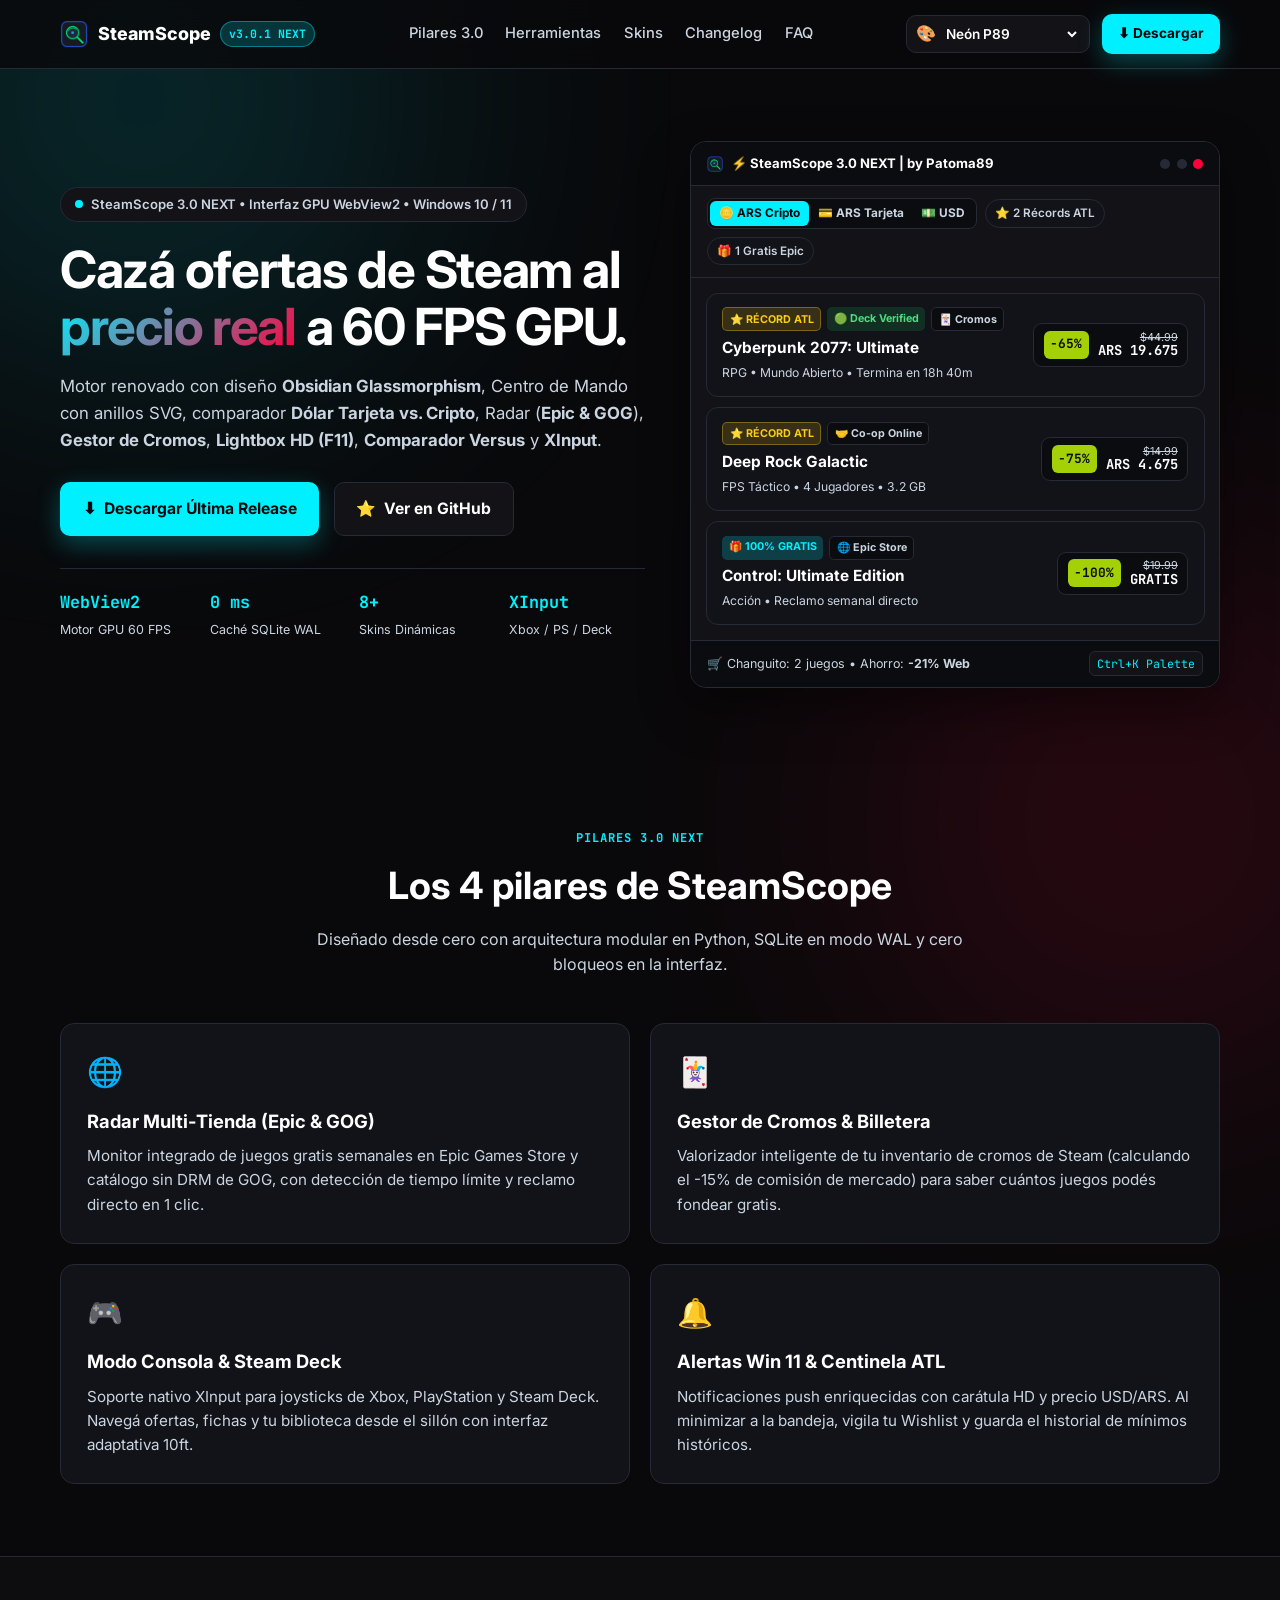
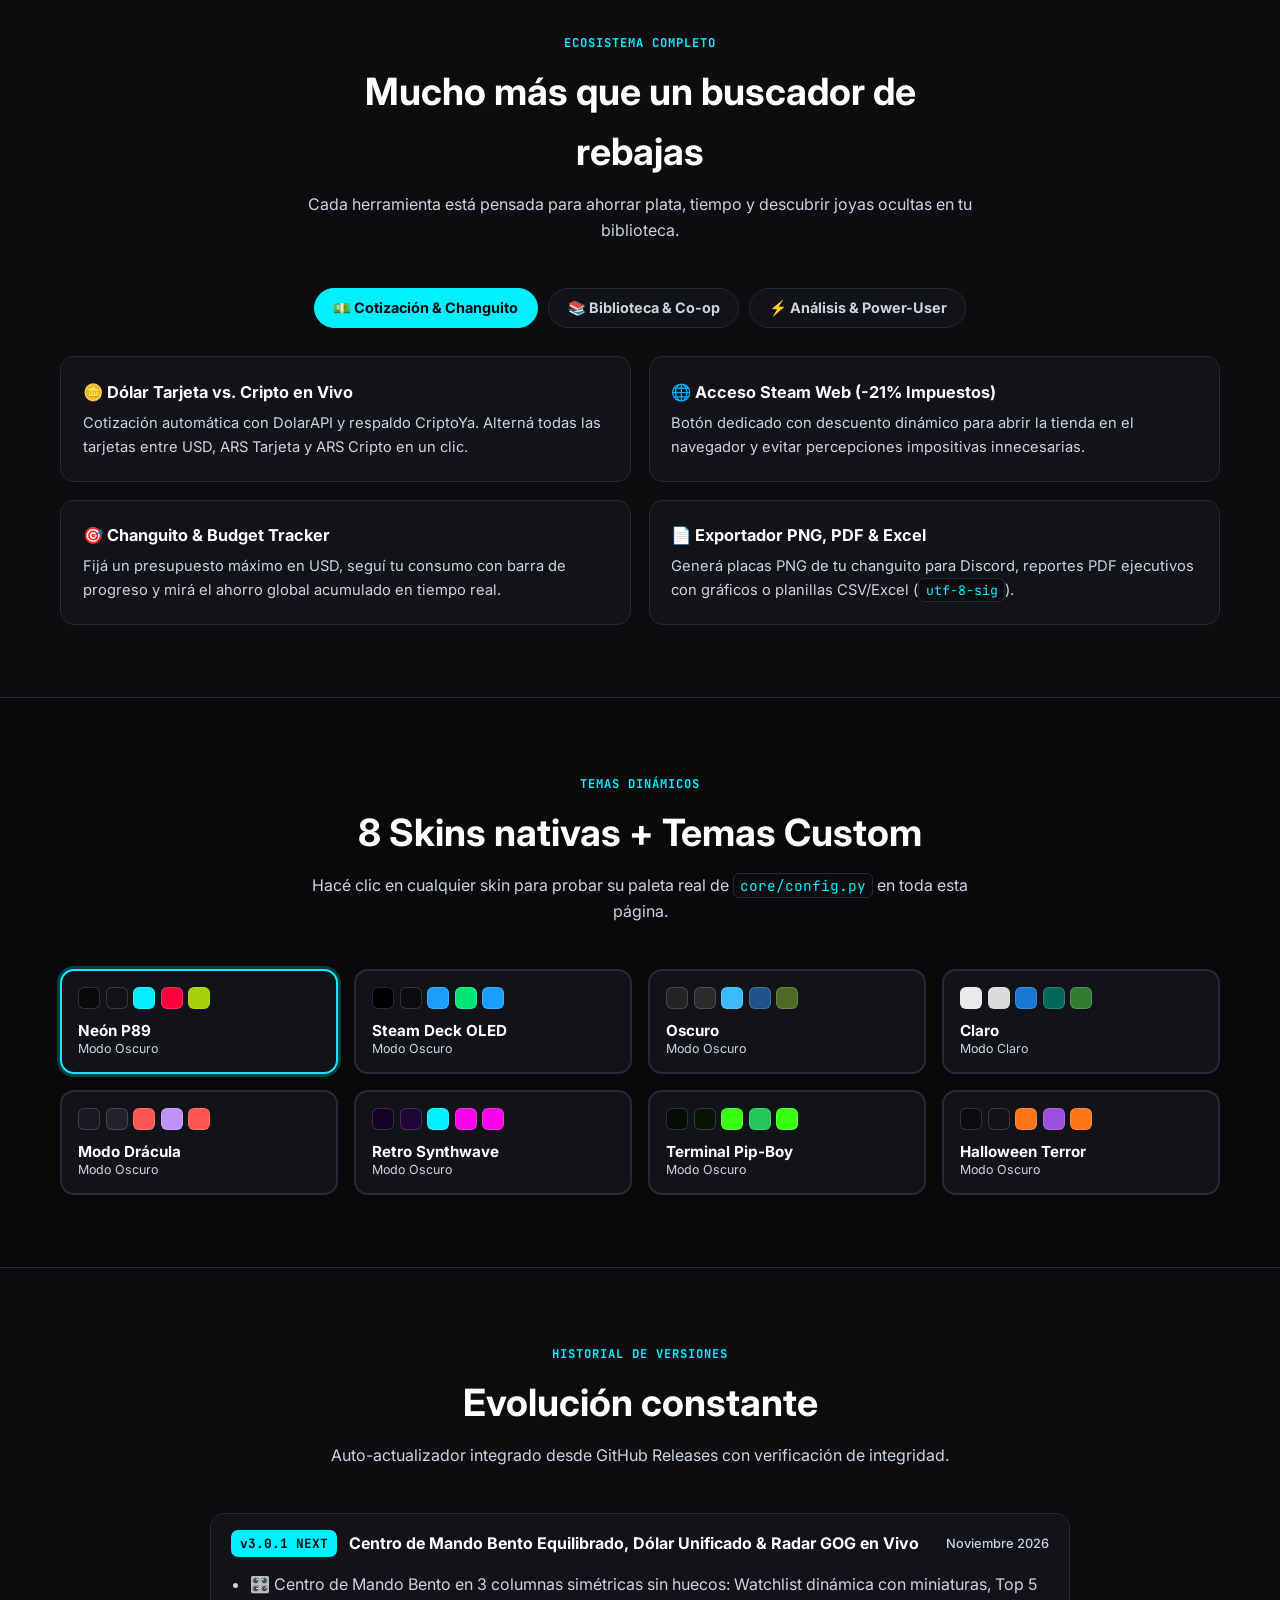
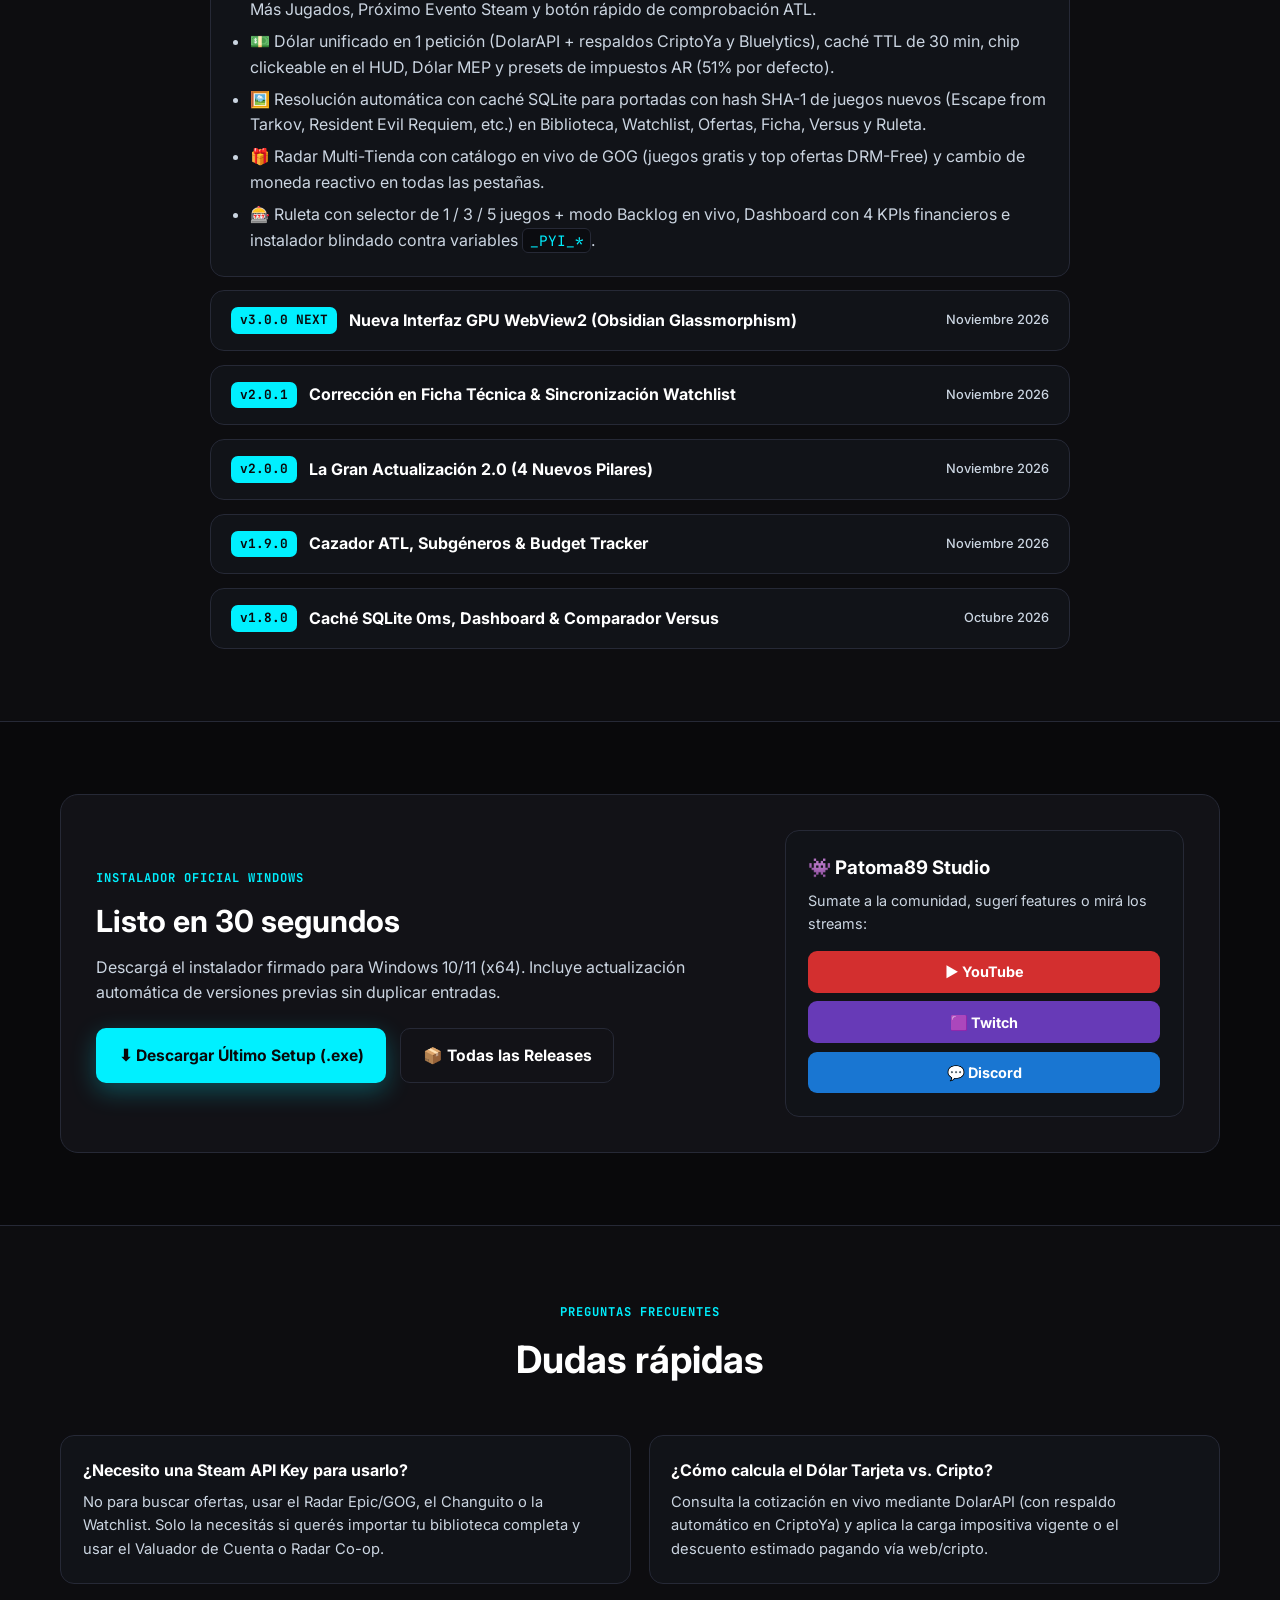
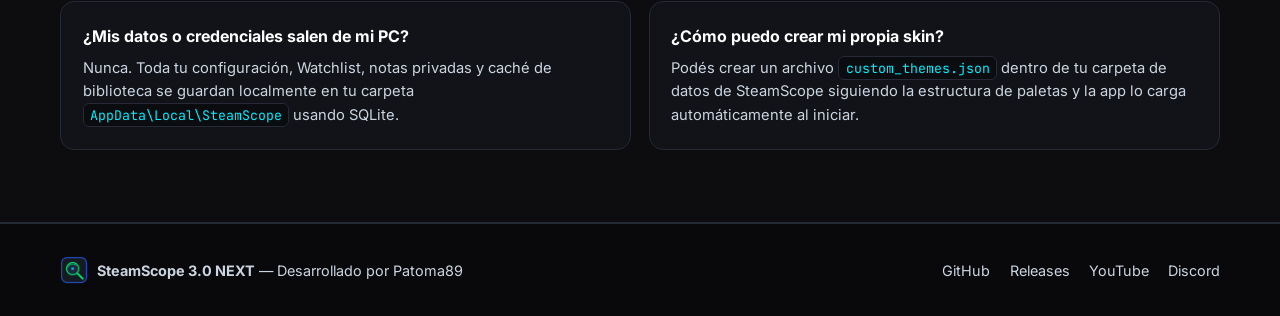
<file: docs/index.html>
<!DOCTYPE html>
<html lang="es" data-skin="Neón P89">
<head>
  <meta charset="UTF-8" />
  <meta name="viewport" content="width=device-width, initial-scale=1.0" />
  <title>SteamScope 3.0 NEXT — Monitor Pro GPU de Ofertas Steam, Epic &amp; GOG | by Patoma89</title>
  <meta name="description" content="Nueva interfaz GPU WebView2 Obsidian Glassmorphism. Cazá ofertas de Steam al precio real en USD y ARS (Tarjeta vs. Cripto), Radar Epic &amp; GOG, Gestor de Cromos, Modo Consola XInput y alertas ATL." />
  <meta property="og:title" content="SteamScope 3.0 NEXT — Monitor Pro GPU de Ofertas Steam" />
  <meta property="og:description" content="Interfaz GPU Edge WebView2 con Centro de Mando, Dólar Tarjeta vs. Cripto en vivo, Radar Epic &amp; GOG, Cromos, XInput y alertas ATL." />
  <meta property="og:type" content="website" />
  <meta property="og:url" content="https://patoma89.github.io/SteamScope/" />
  <link rel="icon" type="image/x-icon" href="assets/favicon.ico" />
  <link rel="preconnect" href="https://fonts.googleapis.com" />
  <link rel="preconnect" href="https://fonts.gstatic.com" crossorigin />
  <link href="https://fonts.googleapis.com/css2?family=Inter:wght@400;500;600;700;800&family=JetBrains+Mono:wght@500;700&display=swap" rel="stylesheet" />
  <link rel="stylesheet" href="styles.css" />
</head>
<body>
  <!-- Ambient background glow -->
  <div class="bg-glow bg-glow-1" aria-hidden="true"></div>
  <div class="bg-glow bg-glow-2" aria-hidden="true"></div>

  <!-- Navbar -->
  <header class="navbar">
    <div class="container nav-inner">
      <a href="#top" class="brand">
        <img src="assets/favicon.ico" alt="SteamScope Logo" class="brand-icon" />
        <span class="brand-name">SteamScope</span>
        <span class="version-pill">v3.0.1 NEXT</span>
      </a>

      <nav class="nav-links" aria-label="Navegación principal">
        <a href="#pilares">Pilares 3.0</a>
        <a href="#suite">Herramientas</a>
        <a href="#skins">Skins</a>
        <a href="#changelog">Changelog</a>
        <a href="#faq">FAQ</a>
      </nav>

      <div class="nav-actions">
        <label class="skin-select-wrap" title="Cambiar skin de SteamScope en vivo">
          <span class="skin-select-label">🎨</span>
          <select id="nav-skin-select" aria-label="Seleccionar skin">
            <option value="Neón P89">Neón P89</option>
            <option value="Steam Deck OLED">Steam Deck OLED</option>
            <option value="Oscuro">Oscuro</option>
            <option value="Claro">Claro</option>
            <option value="Modo Drácula">Modo Drácula</option>
            <option value="Retro Synthwave">Retro Synthwave</option>
            <option value="Terminal Pip-Boy">Terminal Pip-Boy</option>
            <option value="Halloween Terror">Halloween Terror</option>
          </select>
        </label>
        <a href="https://github.com/Patoma89/SteamScope/releases/latest" target="_blank" rel="noopener noreferrer" class="btn btn-primary btn-sm">
          ⬇ Descargar
        </a>
      </div>
    </div>
  </header>

  <main id="top">
    <!-- Hero Section -->
    <section class="hero">
      <div class="container hero-grid">
        <div class="hero-copy">
          <div class="hero-badge">
            <span class="pulse-dot"></span>
            <span>SteamScope 3.0 NEXT • Interfaz GPU WebView2 • Windows 10 / 11</span>
          </div>
          <h1>
            Cazá ofertas de Steam al <span class="text-gradient">precio real</span> a 60 FPS GPU.
          </h1>
          <p class="hero-subtitle">
            Motor renovado con diseño <strong>Obsidian Glassmorphism</strong>, Centro de Mando con anillos SVG,
            comparador <strong>Dólar Tarjeta vs. Cripto</strong>, Radar (<strong>Epic &amp; GOG</strong>),
            <strong>Gestor de Cromos</strong>, <strong>Lightbox HD (F11)</strong>, <strong>Comparador Versus</strong> y <strong>XInput</strong>.
          </p>

          <div class="hero-cta">
            <a href="https://github.com/Patoma89/SteamScope/releases/latest" target="_blank" rel="noopener noreferrer" class="btn btn-primary btn-lg">
              <span>⬇</span> Descargar Última Release
            </a>
            <a href="https://github.com/Patoma89/SteamScope" target="_blank" rel="noopener noreferrer" class="btn btn-secondary btn-lg">
              <span>⭐</span> Ver en GitHub
            </a>
          </div>

          <div class="hero-specs">
            <div class="spec-item"><strong>WebView2</strong><span>Motor GPU 60 FPS</span></div>
            <div class="spec-item"><strong>0 ms</strong><span>Caché SQLite WAL</span></div>
            <div class="spec-item"><strong>8+</strong><span>Skins Dinámicas</span></div>
            <div class="spec-item"><strong>XInput</strong><span>Xbox / PS / Deck</span></div>
          </div>
        </div>

        <!-- Interactive App Preview Mockup -->
        <div class="hero-mockup" aria-label="Vista previa interactiva de SteamScope">
          <div class="mockup-window">
            <div class="mockup-titlebar">
              <div class="mockup-title">
                <img src="assets/favicon.ico" alt="" class="mockup-mini-icon" />
                <span>⚡ SteamScope 3.0 NEXT | by Patoma89</span>
              </div>
              <div class="mockup-controls">
                <span class="dot"></span><span class="dot"></span><span class="dot dot-close"></span>
              </div>
            </div>

            <div class="mockup-toolbar">
              <div class="currency-toggle" role="group" aria-label="Selector de moneda en vista previa">
                <button type="button" class="curr-btn active" data-curr="cripto">🪙 ARS Cripto</button>
                <button type="button" class="curr-btn" data-curr="tarjeta">💳 ARS Tarjeta</button>
                <button type="button" class="curr-btn" data-curr="usd">💵 USD</button>
              </div>
              <span class="mockup-kpi-pill">⭐ 2 Récords ATL</span>
              <span class="mockup-kpi-pill">🎁 1 Gratis Epic</span>
            </div>

            <div class="mockup-cards">
              <!-- Card 1 -->
              <article class="deal-card">
                <div class="deal-main">
                  <div class="deal-badges">
                    <span class="badge-atl">⭐ RÉCORD ATL</span>
                    <span class="badge-deck">🟢 Deck Verified</span>
                    <span class="badge-cards">🃏 Cromos</span>
                  </div>
                  <h3>Cyberpunk 2077: Ultimate</h3>
                  <p class="deal-meta">RPG • Mundo Abierto • Termina en 18h 40m</p>
                </div>
                <div class="deal-price-box">
                  <span class="discount-badge">-65%</span>
                  <div class="price-stack">
                    <span class="price-old" data-usd="$44.99" data-tarjeta="ARS 71.984" data-cripto="ARS 56.237">$44.99</span>
                    <strong class="price-now" data-usd="$15.74" data-tarjeta="ARS 25.184" data-cripto="ARS 19.675">ARS 19.675</strong>
                  </div>
                </div>
              </article>

              <!-- Card 2 -->
              <article class="deal-card">
                <div class="deal-main">
                  <div class="deal-badges">
                    <span class="badge-atl">⭐ RÉCORD ATL</span>
                    <span class="badge-coop">🤝 Co-op Online</span>
                  </div>
                  <h3>Deep Rock Galactic</h3>
                  <p class="deal-meta">FPS Táctico • 4 Jugadores • 3.2 GB</p>
                </div>
                <div class="deal-price-box">
                  <span class="discount-badge">-75%</span>
                  <div class="price-stack">
                    <span class="price-old" data-usd="$14.99" data-tarjeta="ARS 23.984" data-cripto="ARS 18.737">$14.99</span>
                    <strong class="price-now" data-usd="$3.74" data-tarjeta="ARS 5.984" data-cripto="ARS 4.675">ARS 4.675</strong>
                  </div>
                </div>
              </article>

              <!-- Card 3 -->
              <article class="deal-card">
                <div class="deal-main">
                  <div class="deal-badges">
                    <span class="badge-free">🎁 100% GRATIS</span>
                    <span class="badge-store">🌐 Epic Store</span>
                  </div>
                  <h3>Control: Ultimate Edition</h3>
                  <p class="deal-meta">Acción • Reclamo semanal directo</p>
                </div>
                <div class="deal-price-box">
                  <span class="discount-badge discount-free">-100%</span>
                  <div class="price-stack">
                    <span class="price-old" data-usd="$19.99" data-tarjeta="ARS 31.984" data-cripto="ARS 24.987">$19.99</span>
                    <strong class="price-now">GRATIS</strong>
                  </div>
                </div>
              </article>
            </div>

            <div class="mockup-statusbar">
              <span>🛒 Changuito: 2 juegos • Ahorro: <strong>-21% Web</strong></span>
              <span class="kbd-hint">Ctrl+K Palette</span>
            </div>
          </div>
        </div>
      </div>
    </section>

    <!-- 4 Pilares 3.0 -->
    <section id="pilares" class="section">
      <div class="container">
        <div class="section-header">
          <span class="section-eyebrow">PILARES 3.0 NEXT</span>
          <h2>Los 4 pilares de SteamScope</h2>
          <p>Diseñado desde cero con arquitectura modular en Python, SQLite en modo WAL y cero bloqueos en la interfaz.</p>
        </div>

        <div class="bento-grid">
          <article class="bento-card">
            <div class="bento-icon">🌐</div>
            <h3>Radar Multi-Tienda (Epic &amp; GOG)</h3>
            <p>Monitor integrado de juegos gratis semanales en Epic Games Store y catálogo sin DRM de GOG, con detección de tiempo límite y reclamo directo en 1 clic.</p>
          </article>

          <article class="bento-card">
            <div class="bento-icon">🃏</div>
            <h3>Gestor de Cromos &amp; Billetera</h3>
            <p>Valorizador inteligente de tu inventario de cromos de Steam (calculando el -15% de comisión de mercado) para saber cuántos juegos podés fondear gratis.</p>
          </article>

          <article class="bento-card">
            <div class="bento-icon">🎮</div>
            <h3>Modo Consola &amp; Steam Deck</h3>
            <p>Soporte nativo XInput para joysticks de Xbox, PlayStation y Steam Deck. Navegá ofertas, fichas y tu biblioteca desde el sillón con interfaz adaptativa 10ft.</p>
          </article>

          <article class="bento-card">
            <div class="bento-icon">🔔</div>
            <h3>Alertas Win 11 &amp; Centinela ATL</h3>
            <p>Notificaciones push enriquecidas con carátula HD y precio USD/ARS. Al minimizar a la bandeja, vigila tu Wishlist y guarda el historial de mínimos históricos.</p>
          </article>
        </div>
      </div>
    </section>

    <!-- Suite de Herramientas (Tabs) -->
    <section id="suite" class="section section-alt">
      <div class="container">
        <div class="section-header">
          <span class="section-eyebrow">ECOSISTEMA COMPLETO</span>
          <h2>Mucho más que un buscador de rebajas</h2>
          <p>Cada herramienta está pensada para ahorrar plata, tiempo y descubrir joyas ocultas en tu biblioteca.</p>
        </div>

        <div class="tabs-bar" role="tablist" aria-label="Categorías de herramientas">
          <button type="button" class="tab-btn active" role="tab" aria-selected="true" data-tab="cotizacion">💵 Cotización &amp; Changuito</button>
          <button type="button" class="tab-btn" role="tab" aria-selected="false" data-tab="biblioteca">📚 Biblioteca &amp; Co-op</button>
          <button type="button" class="tab-btn" role="tab" aria-selected="false" data-tab="poweruser">⚡ Análisis &amp; Power-User</button>
        </div>

        <div class="tab-panels">
          <div class="tab-panel active" id="tab-cotizacion">
            <div class="feature-grid">
              <div class="feature-item">
                <h4>🪙 Dólar Tarjeta vs. Cripto en Vivo</h4>
                <p>Cotización automática con DolarAPI y respaldo CriptoYa. Alterná todas las tarjetas entre USD, ARS Tarjeta y ARS Cripto en un clic.</p>
              </div>
              <div class="feature-item">
                <h4>🌐 Acceso Steam Web (-21% Impuestos)</h4>
                <p>Botón dedicado con descuento dinámico para abrir la tienda en el navegador y evitar percepciones impositivas innecesarias.</p>
              </div>
              <div class="feature-item">
                <h4>🎯 Changuito &amp; Budget Tracker</h4>
                <p>Fijá un presupuesto máximo en USD, seguí tu consumo con barra de progreso y mirá el ahorro global acumulado en tiempo real.</p>
              </div>
              <div class="feature-item">
                <h4>📄 Exportador PNG, PDF &amp; Excel</h4>
                <p>Generá placas PNG de tu changuito para Discord, reportes PDF ejecutivos con gráficos o planillas CSV/Excel (<code>utf-8-sig</code>).</p>
              </div>
            </div>
          </div>

          <div class="tab-panel" id="tab-biblioteca">
            <div class="feature-grid">
              <div class="feature-item">
                <h4>⚡ Caché SQLite 0ms + Paginación</h4>
                <p>Importá bibliotecas de +600 juegos con tu Steam API Key y navegá paginado de a 30 títulos al instante sin tirones.</p>
              </div>
              <div class="feature-item">
                <h4>💰 Valuador de Cuenta &amp; $/Hora</h4>
                <p>Calculá cuánto vale tu cuenta en USD y ARS, cuántos juegos tenés sin estrenar (0 hs) y tu ratio real de costo por hora jugada.</p>
              </div>
              <div class="feature-item">
                <h4>🤝 Radar Co-op con Amigos</h4>
                <p>Cruzá tu biblioteca con el Steam ID o Vanity URL de un amigo para ver juegos multijugador en común o descubrir ofertas Co-op.</p>
              </div>
              <div class="feature-item">
                <h4>🎰 Ruleta Loot Box &quot;Spin-In-Place&quot;</h4>
                <p>¿No sabés qué jugar o qué sumar al changuito? Sorteo continuo a 60 FPS sin cerrar la ventana y con validación anti-duplicados.</p>
              </div>
            </div>
          </div>

          <div class="tab-panel" id="tab-poweruser">
            <div class="feature-grid">
              <div class="feature-item">
                <h4>⚡ Command Palette Global (Ctrl+K)</h4>
                <p>Buscador universal estilo Spotlight para saltar a cualquier juego, pestaña o herramienta de inmediato usando solo el teclado.</p>
              </div>
              <div class="feature-item">
                <h4>⚔️ Comparador Cara a Cara (Versus)</h4>
                <p>Enfrentá dos juegos lado a lado: precio USD/ARS, descuento, mínimo histórico, Metacritic, peso en disco y compatibilidad ProtonDB.</p>
              </div>
              <div class="feature-item">
                <h4>🖼️ Visor HD (F11) &amp; Ficha Técnica</h4>
                <p>Capturas en pantalla completa con pre-carga en RAM, comparador LATAM-USD vs EE.UU., notas personales privadas y enlaces a HowLongToBeat.</p>
              </div>
              <div class="feature-item">
                <h4>📢 Webhook Discord &amp; Compartir</h4>
                <p>Publicá fichas estilizadas directo en tu servidor de Discord o copiá un resumen limpio para WhatsApp y Telegram en 1 clic.</p>
              </div>
            </div>
          </div>
        </div>
      </div>
    </section>

    <!-- Interactive Skins Showcase -->
    <section id="skins" class="section">
      <div class="container">
        <div class="section-header">
          <span class="section-eyebrow">TEMAS DINÁMICOS</span>
          <h2>8 Skins nativas + Temas Custom</h2>
          <p>Hacé clic en cualquier skin para probar su paleta real de <code>core/config.py</code> en toda esta página.</p>
        </div>

        <div class="skins-grid" id="skins-grid">
          <!-- Populated & interactive via app.js -->
        </div>
      </div>
    </section>

    <!-- Changelog -->
    <section id="changelog" class="section section-alt">
      <div class="container">
        <div class="section-header">
          <span class="section-eyebrow">HISTORIAL DE VERSIONES</span>
          <h2>Evolución constante</h2>
          <p>Auto-actualizador integrado desde GitHub Releases con verificación de integridad.</p>
        </div>

        <div class="changelog-list">
          <details class="changelog-item" open>
            <summary>
              <span class="cl-ver">v3.0.1 NEXT</span>
              <span class="cl-title">Centro de Mando Bento Equilibrado, Dólar Unificado &amp; Radar GOG en Vivo</span>
              <span class="cl-date">Noviembre 2026</span>
            </summary>
            <ul>
              <li>🎛️ Centro de Mando Bento en 3 columnas simétricas sin huecos: Watchlist dinámica con miniaturas, Top 5 Más Jugados, Próximo Evento Steam y botón rápido de comprobación ATL.</li>
              <li>💵 Dólar unificado en 1 petición (DolarAPI + respaldos CriptoYa y Bluelytics), caché TTL de 30 min, chip clickeable en el HUD, Dólar MEP y presets de impuestos AR (51% por defecto).</li>
              <li>🖼️ Resolución automática con caché SQLite para portadas con hash SHA-1 de juegos nuevos (Escape from Tarkov, Resident Evil Requiem, etc.) en Biblioteca, Watchlist, Ofertas, Ficha, Versus y Ruleta.</li>
              <li>🎁 Radar Multi-Tienda con catálogo en vivo de GOG (juegos gratis y top ofertas DRM-Free) y cambio de moneda reactivo en todas las pestañas.</li>
              <li>🎰 Ruleta con selector de 1 / 3 / 5 juegos + modo Backlog en vivo, Dashboard con 4 KPIs financieros e instalador blindado contra variables <code>_PYI_*</code>.</li>
            </ul>
          </details>

          <details class="changelog-item">
            <summary>
              <span class="cl-ver">v3.0.0 NEXT</span>
              <span class="cl-title">Nueva Interfaz GPU WebView2 (Obsidian Glassmorphism)</span>
              <span class="cl-date">Noviembre 2026</span>
            </summary>
            <ul>
              <li>🚀 Nuevo motor gráfico GPU-acelerado (Edge WebView2 + pywebview) coexistiendo con el núcleo limpio <code>core/</code> y SQLite WAL.</li>
              <li>🎛️ Centro de Mando con Sidebar colapsable, 4 anillos SVG en vivo, Spotlight global <code>Ctrl+K</code> y selector instantáneo de las 8+ Skins y monedas.</li>
              <li>🖼️ Ficha Técnica Pro con Lightbox Táctico HD (zoom con rueda, pan y <code>F11</code>), Comparador Versus 1v1 y gráfico SVG de precios.</li>
              <li>🎮 Integración completa de Radar Epic &amp; GOG, Watchlist con editores inline, Biblioteca Co-op, Cromos, Ruleta 60 FPS, Dashboard GPU y Gamepad XInput.</li>
            </ul>
          </details>

          <details class="changelog-item">
            <summary>
              <span class="cl-ver">v2.0.1</span>
              <span class="cl-title">Corrección en Ficha Técnica &amp; Sincronización Watchlist</span>
              <span class="cl-date">Noviembre 2026</span>
            </summary>
            <ul>
              <li>🩹 Solucionado el fallo que impedía guardar o editar notas personales privadas en la Ficha Técnica.</li>
              <li>📐 Barra inferior blindada para asegurar que el botón 'Compartir' no se corte y 'Cerrar' quede visible.</li>
              <li>🌐 Descuento dinámico en botón Web con detección en vivo de ofertas.</li>
              <li>🔄 Refresco automático e inmediato de la Watchlist al actualizar apuntes de juegos.</li>
            </ul>
          </details>

          <details class="changelog-item">
            <summary>
              <span class="cl-ver">v2.0.0</span>
              <span class="cl-title">La Gran Actualización 2.0 (4 Nuevos Pilares)</span>
              <span class="cl-date">Noviembre 2026</span>
            </summary>
            <ul>
              <li>🌐 Radar Multi-Tienda (Epic Games &amp; GOG) con monitor de juegos gratis semanales.</li>
              <li>🃏 Gestor de Cromos &amp; Billetera Steam (-15% fee de mercado).</li>
              <li>🎮 Modo Consola &amp; Steam Deck (XInput Gamepad) en interfaz adaptativa 10ft.</li>
              <li>🔔 Notificaciones enriquecidas de Windows 11, Ruleta Spin-In-Place, Visor HD F11 y Command Palette (Ctrl+K).</li>
              <li>📊 Exportador CSV / Excel y auto-actualizador resiliente desde GitHub.</li>
            </ul>
          </details>

          <details class="changelog-item">
            <summary>
              <span class="cl-ver">v1.9.0</span>
              <span class="cl-title">Cazador ATL, Subgéneros &amp; Budget Tracker</span>
              <span class="cl-date">Noviembre 2026</span>
            </summary>
            <ul>
              <li>🏷️ Explorador jerárquico de Categorías &amp; Subgéneros de Steam en 2 niveles.</li>
              <li>⭐ Cazador de Mínimos Históricos (ATL Watchdog) y Centinela en bandeja del sistema.</li>
              <li>🎯 Medidor de Presupuesto en el Changuito y atajos Power-User (Ctrl+F, Ctrl+D, Ctrl+H, Ctrl+B).</li>
              <li>🟢 Badge Steam Deck Ready y motor de búsqueda ultra-rápido (&lt;0.5s).</li>
            </ul>
          </details>

          <details class="changelog-item">
            <summary>
              <span class="cl-ver">v1.8.0</span>
              <span class="cl-title">Caché SQLite 0ms, Dashboard &amp; Comparador Versus</span>
              <span class="cl-date">Octubre 2026</span>
            </summary>
            <ul>
              <li>🎨 Modales 100% Skin-Aware (cero popups nativos grises de Windows).</li>
              <li>⚡ Biblioteca instantánea con SQLite y paginación + Valuador de Cuenta.</li>
              <li>📊 Dashboard visual con 4 gráficos en vivo y Comparador Cara a Cara (Versus).</li>
            </ul>
          </details>
        </div>
      </div>
    </section>

    <!-- Download & Community CTA -->
    <section id="descarga" class="section">
      <div class="container">
        <div class="download-box">
          <div class="download-info">
            <span class="section-eyebrow">INSTALADOR OFICIAL WINDOWS</span>
            <h2>Listo en 30 segundos</h2>
            <p>Descargá el instalador firmado para Windows 10/11 (x64). Incluye actualización automática de versiones previas sin duplicar entradas.</p>
            <div class="download-actions">
              <a href="https://github.com/Patoma89/SteamScope/releases/latest" target="_blank" rel="noopener noreferrer" class="btn btn-primary btn-lg">
                ⬇ Descargar Último Setup (.exe)
              </a>
              <a href="https://github.com/Patoma89/SteamScope/releases" target="_blank" rel="noopener noreferrer" class="btn btn-secondary btn-lg">
                📦 Todas las Releases
              </a>
            </div>
          </div>

          <div class="community-card">
            <h3>👾 Patoma89 Studio</h3>
            <p>Sumate a la comunidad, sugerí features o mirá los streams:</p>
            <div class="community-links">
              <a href="https://www.youtube.com/@Patoma89" target="_blank" rel="noopener noreferrer" class="social-btn yt">▶ YouTube</a>
              <a href="https://www.twitch.tv/patoma89" target="_blank" rel="noopener noreferrer" class="social-btn tw">🟪 Twitch</a>
              <a href="https://discord.gg/MJzMg2rT37" target="_blank" rel="noopener noreferrer" class="social-btn dc">💬 Discord</a>
            </div>
          </div>
        </div>
      </div>
    </section>

    <!-- FAQ -->
    <section id="faq" class="section section-alt">
      <div class="container">
        <div class="section-header">
          <span class="section-eyebrow">PREGUNTAS FRECUENTES</span>
          <h2>Dudas rápidas</h2>
        </div>

        <div class="faq-grid">
          <article class="faq-card">
            <h4>¿Necesito una Steam API Key para usarlo?</h4>
            <p>No para buscar ofertas, usar el Radar Epic/GOG, el Changuito o la Watchlist. Solo la necesitás si querés importar tu biblioteca completa y usar el Valuador de Cuenta o Radar Co-op.</p>
          </article>
          <article class="faq-card">
            <h4>¿Cómo calcula el Dólar Tarjeta vs. Cripto?</h4>
            <p>Consulta la cotización en vivo mediante DolarAPI (con respaldo automático en CriptoYa) y aplica la carga impositiva vigente o el descuento estimado pagando vía web/cripto.</p>
          </article>
          <article class="faq-card">
            <h4>¿Mis datos o credenciales salen de mi PC?</h4>
            <p>Nunca. Toda tu configuración, Watchlist, notas privadas y caché de biblioteca se guardan localmente en tu carpeta <code>AppData\Local\SteamScope</code> usando SQLite.</p>
          </article>
          <article class="faq-card">
            <h4>¿Cómo puedo crear mi propia skin?</h4>
            <p>Podés crear un archivo <code>custom_themes.json</code> dentro de tu carpeta de datos de SteamScope siguiendo la estructura de paletas y la app lo carga automáticamente al iniciar.</p>
          </article>
        </div>
      </div>
    </section>
  </main>

  <footer class="footer">
    <div class="container footer-inner">
      <div class="footer-brand">
        <img src="assets/favicon.ico" alt="" class="brand-icon" />
        <span><strong>SteamScope 3.0 NEXT</strong> — Desarrollado por Patoma89</span>
      </div>
      <div class="footer-links">
        <a href="https://github.com/Patoma89/SteamScope" target="_blank" rel="noopener noreferrer">GitHub</a>
        <a href="https://github.com/Patoma89/SteamScope/releases" target="_blank" rel="noopener noreferrer">Releases</a>
        <a href="https://www.youtube.com/@Patoma89" target="_blank" rel="noopener noreferrer">YouTube</a>
        <a href="https://discord.gg/MJzMg2rT37" target="_blank" rel="noopener noreferrer">Discord</a>
      </div>
    </div>
  </footer>

  <script src="app.js"></script>
</body>
</html>
</file>
<file: docs/styles.css>
:root {
  --win-bg: #09090b;
  --panel-bg: #121217;
  --card-bg: #111318;
  --card-hover: #1a1d26;
  --border: #262936;
  --accent: #00f0ff;
  --accent-2: #ff003c;
  --accent-text: #09090b;
  --text: #ffffff;
  --subtext: #cbd5e1;
  --price-bg: #0b0c10;
  --deal-badge: #a4d007;
  --deal-text: #0b0c10;
  --radius: 14px;
  --shadow: 0 20px 50px rgba(0, 0, 0, 0.45);
}

*,
*::before,
*::after {
  box-sizing: border-box;
}

html {
  scroll-behavior: smooth;
}

body {
  margin: 0;
  font-family: "Inter", -apple-system, BlinkMacSystemFont, "Segoe UI", Roboto, sans-serif;
  background-color: var(--win-bg);
  color: var(--text);
  line-height: 1.6;
  overflow-x: hidden;
  transition: background-color 0.25s ease, color 0.25s ease;
}

code {
  font-family: "JetBrains Mono", Consolas, monospace;
  font-size: 0.9em;
  background: var(--price-bg);
  border: 1px solid var(--border);
  padding: 0.12rem 0.4rem;
  border-radius: 6px;
  color: var(--accent);
}

.container {
  width: min(1160px, 92%);
  margin: 0 auto;
}

/* Ambient glows */
.bg-glow {
  position: fixed;
  width: 520px;
  height: 520px;
  border-radius: 50%;
  filter: blur(140px);
  opacity: 0.16;
  pointer-events: none;
  z-index: -1;
}

.bg-glow-1 {
  top: -160px;
  left: -120px;
  background: var(--accent);
}

.bg-glow-2 {
  bottom: -180px;
  right: -120px;
  background: var(--accent-2);
}

/* Navbar */
.navbar {
  position: sticky;
  top: 0;
  z-index: 50;
  background: color-mix(in srgb, var(--win-bg) 82%, transparent);
  backdrop-filter: blur(14px);
  border-bottom: 1px solid var(--border);
}

.nav-inner {
  display: flex;
  align-items: center;
  justify-content: space-between;
  gap: 1rem;
  height: 68px;
}

.brand {
  display: inline-flex;
  align-items: center;
  gap: 0.6rem;
  text-decoration: none;
  color: var(--text);
  font-weight: 800;
  font-size: 1.12rem;
}

.brand-icon {
  width: 28px;
  height: 28px;
  border-radius: 6px;
}

.version-pill {
  font-family: "JetBrains Mono", monospace;
  font-size: 0.72rem;
  font-weight: 700;
  padding: 0.15rem 0.5rem;
  border-radius: 999px;
  background: color-mix(in srgb, var(--accent) 18%, transparent);
  color: var(--accent);
  border: 1px solid color-mix(in srgb, var(--accent) 40%, transparent);
}

.nav-links {
  display: flex;
  align-items: center;
  gap: 1.4rem;
}

.nav-links a {
  text-decoration: none;
  color: var(--subtext);
  font-size: 0.92rem;
  font-weight: 500;
  transition: color 0.2s ease;
}

.nav-links a:hover {
  color: var(--accent);
}

.nav-actions {
  display: flex;
  align-items: center;
  gap: 0.75rem;
}

.skin-select-wrap {
  display: inline-flex;
  align-items: center;
  gap: 0.35rem;
  background: var(--panel-bg);
  border: 1px solid var(--border);
  border-radius: 10px;
  padding: 0.3rem 0.55rem;
}

.skin-select-wrap select {
  background: transparent;
  border: none;
  color: var(--text);
  font-family: inherit;
  font-size: 0.85rem;
  font-weight: 600;
  cursor: pointer;
  outline: none;
}

.skin-select-wrap select option {
  background: var(--panel-bg);
  color: var(--text);
}

/* Buttons */
.btn {
  display: inline-flex;
  align-items: center;
  justify-content: center;
  gap: 0.5rem;
  text-decoration: none;
  font-weight: 700;
  border-radius: 10px;
  border: 1px solid transparent;
  cursor: pointer;
  transition: transform 0.16s ease, box-shadow 0.2s ease, background-color 0.2s ease;
}

.btn:hover {
  transform: translateY(-2px);
}

.btn-sm {
  padding: 0.48rem 0.95rem;
  font-size: 0.85rem;
}

.btn-lg {
  padding: 0.85rem 1.35rem;
  font-size: 0.98rem;
}

.btn-primary {
  background: var(--accent);
  color: var(--accent-text);
  box-shadow: 0 8px 24px color-mix(in srgb, var(--accent) 28%, transparent);
}

.btn-secondary {
  background: var(--panel-bg);
  color: var(--text);
  border-color: var(--border);
}

.btn-secondary:hover {
  border-color: var(--accent);
}

/* Hero */
.hero {
  padding: 4.5rem 0 4rem;
}

.hero-grid {
  display: grid;
  grid-template-columns: 1.05fr 0.95fr;
  gap: 2.8rem;
  align-items: center;
}

.hero-badge {
  display: inline-flex;
  align-items: center;
  gap: 0.55rem;
  padding: 0.35rem 0.85rem;
  border-radius: 999px;
  background: var(--panel-bg);
  border: 1px solid var(--border);
  font-size: 0.82rem;
  font-weight: 600;
  color: var(--subtext);
  margin-bottom: 1.2rem;
}

.pulse-dot {
  width: 8px;
  height: 8px;
  border-radius: 50%;
  background: var(--accent);
  box-shadow: 0 0 0 0 color-mix(in srgb, var(--accent) 60%, transparent);
  animation: pulse 2s infinite;
}

@keyframes pulse {
  0% { box-shadow: 0 0 0 0 color-mix(in srgb, var(--accent) 60%, transparent); }
  70% { box-shadow: 0 0 0 9px transparent; }
  100% { box-shadow: 0 0 0 0 transparent; }
}

.hero h1 {
  font-size: clamp(2.1rem, 4vw, 3.25rem);
  line-height: 1.12;
  margin: 0 0 1.1rem;
  letter-spacing: -0.025em;
}

.text-gradient {
  background: linear-gradient(135deg, var(--accent), var(--accent-2));
  -webkit-background-clip: text;
  background-clip: text;
  color: transparent;
}

.hero-subtitle {
  font-size: 1.05rem;
  color: var(--subtext);
  margin: 0 0 1.75rem;
  max-width: 58ch;
}

.hero-cta {
  display: flex;
  flex-wrap: wrap;
  gap: 0.9rem;
  margin-bottom: 2rem;
}

.hero-specs {
  display: grid;
  grid-template-columns: repeat(4, minmax(0, 1fr));
  gap: 0.8rem;
  padding-top: 1.25rem;
  border-top: 1px solid var(--border);
}

.spec-item strong {
  display: block;
  font-size: 1.05rem;
  color: var(--accent);
  font-family: "JetBrains Mono", monospace;
}

.spec-item span {
  font-size: 0.78rem;
  color: var(--subtext);
}

/* Mockup Window */
.mockup-window {
  background: var(--panel-bg);
  border: 1px solid var(--border);
  border-radius: 16px;
  overflow: hidden;
  box-shadow: var(--shadow);
}

.mockup-titlebar {
  display: flex;
  align-items: center;
  justify-content: space-between;
  padding: 0.7rem 1rem;
  background: var(--price-bg);
  border-bottom: 1px solid var(--border);
  font-size: 0.82rem;
  font-weight: 700;
}

.mockup-title {
  display: flex;
  align-items: center;
  gap: 0.5rem;
}

.mockup-mini-icon {
  width: 16px;
  height: 16px;
}

.mockup-controls {
  display: flex;
  gap: 0.4rem;
}

.mockup-controls .dot {
  width: 10px;
  height: 10px;
  border-radius: 50%;
  background: var(--border);
}

.mockup-controls .dot-close {
  background: var(--accent-2);
}

.mockup-toolbar {
  display: flex;
  flex-wrap: wrap;
  align-items: center;
  gap: 0.5rem;
  padding: 0.75rem 1rem;
  border-bottom: 1px solid var(--border);
}

.currency-toggle {
  display: inline-flex;
  background: var(--price-bg);
  border: 1px solid var(--border);
  border-radius: 8px;
  padding: 2px;
}

.curr-btn {
  border: none;
  background: transparent;
  color: var(--subtext);
  font-family: inherit;
  font-size: 0.74rem;
  font-weight: 700;
  padding: 0.32rem 0.55rem;
  border-radius: 6px;
  cursor: pointer;
}

.curr-btn.active {
  background: var(--accent);
  color: var(--accent-text);
}

.mockup-kpi-pill {
  font-size: 0.73rem;
  font-weight: 600;
  padding: 0.25rem 0.55rem;
  border-radius: 999px;
  background: var(--card-bg);
  border: 1px solid var(--border);
  color: var(--subtext);
}

.mockup-cards {
  display: flex;
  flex-direction: column;
  gap: 0.65rem;
  padding: 0.9rem;
}

.deal-card {
  display: flex;
  align-items: center;
  justify-content: space-between;
  gap: 0.75rem;
  padding: 0.85rem 0.95rem;
  background: var(--card-bg);
  border: 1px solid var(--border);
  border-radius: 12px;
  transition: background-color 0.2s ease, border-color 0.2s ease;
}

.deal-card:hover {
  background: var(--card-hover);
  border-color: var(--accent);
}

.deal-badges {
  display: flex;
  flex-wrap: wrap;
  gap: 0.35rem;
  margin-bottom: 0.3rem;
}

.deal-badges span {
  font-size: 0.67rem;
  font-weight: 700;
  padding: 0.14rem 0.42rem;
  border-radius: 5px;
}

.badge-atl {
  background: rgba(250, 204, 21, 0.16);
  color: #facc15;
  border: 1px solid rgba(250, 204, 21, 0.35);
}

.badge-deck {
  background: rgba(34, 197, 94, 0.15);
  color: #4ade80;
}

.badge-cards,
.badge-coop,
.badge-store {
  background: var(--price-bg);
  color: var(--subtext);
  border: 1px solid var(--border);
}

.badge-free {
  background: color-mix(in srgb, var(--accent) 20%, transparent);
  color: var(--accent);
}

.deal-card h3 {
  margin: 0;
  font-size: 0.96rem;
}

.deal-meta {
  margin: 0.15rem 0 0;
  font-size: 0.76rem;
  color: var(--subtext);
}

.deal-price-box {
  display: flex;
  align-items: center;
  gap: 0.55rem;
  background: var(--price-bg);
  border: 1px solid var(--border);
  padding: 0.42rem 0.6rem;
  border-radius: 9px;
  flex-shrink: 0;
}

.discount-badge {
  font-family: "JetBrains Mono", monospace;
  font-size: 0.8rem;
  font-weight: 700;
  padding: 0.24rem 0.42rem;
  border-radius: 6px;
  background: var(--deal-badge);
  color: var(--deal-text);
}

.price-stack {
  display: flex;
  flex-direction: column;
  text-align: right;
  line-height: 1.15;
}

.price-old {
  font-size: 0.68rem;
  color: var(--subtext);
  text-decoration: line-through;
}

.price-now {
  font-family: "JetBrains Mono", monospace;
  font-size: 0.86rem;
  color: var(--text);
}

.mockup-statusbar {
  display: flex;
  align-items: center;
  justify-content: space-between;
  padding: 0.65rem 1rem;
  background: var(--price-bg);
  border-top: 1px solid var(--border);
  font-size: 0.78rem;
  color: var(--subtext);
}

.kbd-hint {
  font-family: "JetBrains Mono", monospace;
  font-size: 0.72rem;
  padding: 0.15rem 0.45rem;
  border-radius: 6px;
  background: var(--panel-bg);
  border: 1px solid var(--border);
  color: var(--accent);
}

/* Sections */
.section {
  padding: 4.5rem 0;
}

.section-alt {
  background: color-mix(in srgb, var(--panel-bg) 55%, transparent);
  border-top: 1px solid var(--border);
  border-bottom: 1px solid var(--border);
}

.section-header {
  text-align: center;
  max-width: 680px;
  margin: 0 auto 2.8rem;
}

.section-eyebrow {
  display: inline-block;
  font-family: "JetBrains Mono", monospace;
  font-size: 0.76rem;
  font-weight: 700;
  letter-spacing: 0.08em;
  color: var(--accent);
  margin-bottom: 0.5rem;
}

.section-header h2 {
  font-size: clamp(1.7rem, 3vw, 2.35rem);
  margin: 0 0 0.65rem;
}

.section-header p {
  margin: 0;
  color: var(--subtext);
}

/* Bento Grid */
.bento-grid {
  display: grid;
  grid-template-columns: repeat(2, minmax(0, 1fr));
  gap: 1.25rem;
}

.bento-card {
  background: var(--card-bg);
  border: 1px solid var(--border);
  border-radius: var(--radius);
  padding: 1.6rem;
  transition: transform 0.2s ease, border-color 0.2s ease, background-color 0.2s ease;
}

.bento-card:hover {
  transform: translateY(-3px);
  background: var(--card-hover);
  border-color: var(--accent);
}

.bento-icon {
  font-size: 1.8rem;
  margin-bottom: 0.7rem;
}

.bento-card h3 {
  margin: 0 0 0.5rem;
  font-size: 1.15rem;
}

.bento-card p {
  margin: 0;
  color: var(--subtext);
  font-size: 0.95rem;
}

/* Tabs */
.tabs-bar {
  display: flex;
  flex-wrap: wrap;
  justify-content: center;
  gap: 0.65rem;
  margin-bottom: 1.8rem;
}

.tab-btn {
  background: var(--card-bg);
  color: var(--subtext);
  border: 1px solid var(--border);
  border-radius: 999px;
  padding: 0.6rem 1.15rem;
  font-family: inherit;
  font-size: 0.9rem;
  font-weight: 700;
  cursor: pointer;
  transition: all 0.2s ease;
}

.tab-btn.active {
  background: var(--accent);
  color: var(--accent-text);
  border-color: var(--accent);
}

.tab-panel {
  display: none;
}

.tab-panel.active {
  display: block;
}

.feature-grid {
  display: grid;
  grid-template-columns: repeat(2, minmax(0, 1fr));
  gap: 1.1rem;
}

.feature-item {
  background: var(--card-bg);
  border: 1px solid var(--border);
  border-radius: var(--radius);
  padding: 1.35rem;
}

.feature-item h4 {
  margin: 0 0 0.45rem;
  font-size: 1.02rem;
}

.feature-item p {
  margin: 0;
  color: var(--subtext);
  font-size: 0.92rem;
}

/* Skins Grid */
.skins-grid {
  display: grid;
  grid-template-columns: repeat(4, minmax(0, 1fr));
  gap: 1rem;
}

.skin-card {
  text-align: left;
  background: var(--card-bg);
  border: 2px solid var(--border);
  border-radius: var(--radius);
  padding: 1rem;
  cursor: pointer;
  color: var(--text);
  font-family: inherit;
  transition: transform 0.18s ease, border-color 0.2s ease;
}

.skin-card:hover {
  transform: translateY(-3px);
  border-color: var(--accent);
}

.skin-card.active {
  border-color: var(--accent);
  box-shadow: 0 0 0 3px color-mix(in srgb, var(--accent) 22%, transparent);
}

.skin-swatches {
  display: flex;
  gap: 0.35rem;
  margin-bottom: 0.75rem;
}

.skin-swatch {
  width: 22px;
  height: 22px;
  border-radius: 6px;
  border: 1px solid rgba(255, 255, 255, 0.16);
}

.skin-card strong {
  display: block;
  font-size: 0.95rem;
}

.skin-card span {
  font-size: 0.78rem;
  color: var(--subtext);
}

/* Changelog */
.changelog-list {
  display: flex;
  flex-direction: column;
  gap: 0.85rem;
  max-width: 860px;
  margin: 0 auto;
}

.changelog-item {
  background: var(--card-bg);
  border: 1px solid var(--border);
  border-radius: var(--radius);
  padding: 1rem 1.25rem;
}

.changelog-item summary {
  display: flex;
  align-items: center;
  gap: 0.75rem;
  cursor: pointer;
  list-style: none;
  font-weight: 700;
}

.changelog-item summary::-webkit-details-marker {
  display: none;
}

.cl-ver {
  font-family: "JetBrains Mono", monospace;
  font-size: 0.8rem;
  padding: 0.2rem 0.55rem;
  border-radius: 7px;
  background: var(--accent);
  color: var(--accent-text);
}

.cl-title {
  flex: 1;
}

.cl-date {
  font-size: 0.8rem;
  color: var(--subtext);
  font-weight: 500;
}

.changelog-item ul {
  margin: 0.9rem 0 0.2rem;
  padding-left: 1.2rem;
  color: var(--subtext);
}

.changelog-item li {
  margin-bottom: 0.4rem;
}

/* Download Box */
.download-box {
  display: grid;
  grid-template-columns: 1.25fr 0.75fr;
  gap: 1.5rem;
  background: var(--panel-bg);
  border: 1px solid var(--border);
  border-radius: 18px;
  padding: 2.2rem;
  align-items: center;
}

.download-info h2 {
  margin: 0 0 0.6rem;
  font-size: 1.9rem;
}

.download-info p {
  margin: 0 0 1.4rem;
  color: var(--subtext);
}

.download-actions {
  display: flex;
  flex-wrap: wrap;
  gap: 0.85rem;
}

.community-card {
  background: var(--card-bg);
  border: 1px solid var(--border);
  border-radius: var(--radius);
  padding: 1.4rem;
}

.community-card h3 {
  margin: 0 0 0.35rem;
}

.community-card p {
  margin: 0 0 1rem;
  font-size: 0.9rem;
  color: var(--subtext);
}

.community-links {
  display: flex;
  flex-direction: column;
  gap: 0.55rem;
}

.social-btn {
  display: block;
  text-align: center;
  text-decoration: none;
  font-weight: 700;
  font-size: 0.9rem;
  color: #ffffff;
  padding: 0.58rem 0.9rem;
  border-radius: 9px;
  transition: opacity 0.2s ease, transform 0.15s ease;
}

.social-btn:hover {
  opacity: 0.92;
  transform: translateY(-1px);
}

.social-btn.yt { background: #d32f2f; }
.social-btn.tw { background: #673ab7; }
.social-btn.dc { background: #1976d2; }

/* FAQ */
.faq-grid {
  display: grid;
  grid-template-columns: repeat(2, minmax(0, 1fr));
  gap: 1.1rem;
}

.faq-card {
  background: var(--card-bg);
  border: 1px solid var(--border);
  border-radius: var(--radius);
  padding: 1.35rem;
}

.faq-card h4 {
  margin: 0 0 0.45rem;
}

.faq-card p {
  margin: 0;
  color: var(--subtext);
  font-size: 0.92rem;
}

/* Footer */
.footer {
  padding: 2rem 0;
  border-top: 1px solid var(--border);
}

.footer-inner {
  display: flex;
  flex-wrap: wrap;
  align-items: center;
  justify-content: space-between;
  gap: 1rem;
}

.footer-brand {
  display: flex;
  align-items: center;
  gap: 0.55rem;
  color: var(--subtext);
  font-size: 0.9rem;
}

.footer-links {
  display: flex;
  gap: 1.2rem;
}

.footer-links a {
  color: var(--subtext);
  text-decoration: none;
  font-size: 0.9rem;
}

.footer-links a:hover {
  color: var(--accent);
}

/* Responsive */
@media (max-width: 960px) {
  .hero-grid,
  .download-box {
    grid-template-columns: 1fr;
  }

  .skins-grid {
    grid-template-columns: repeat(2, minmax(0, 1fr));
  }

  .nav-links {
    display: none;
  }
}

@media (max-width: 680px) {
  .bento-grid,
  .feature-grid,
  .faq-grid,
  .hero-specs {
    grid-template-columns: 1fr;
  }

  .skins-grid {
    grid-template-columns: 1fr;
  }
}
</file>
